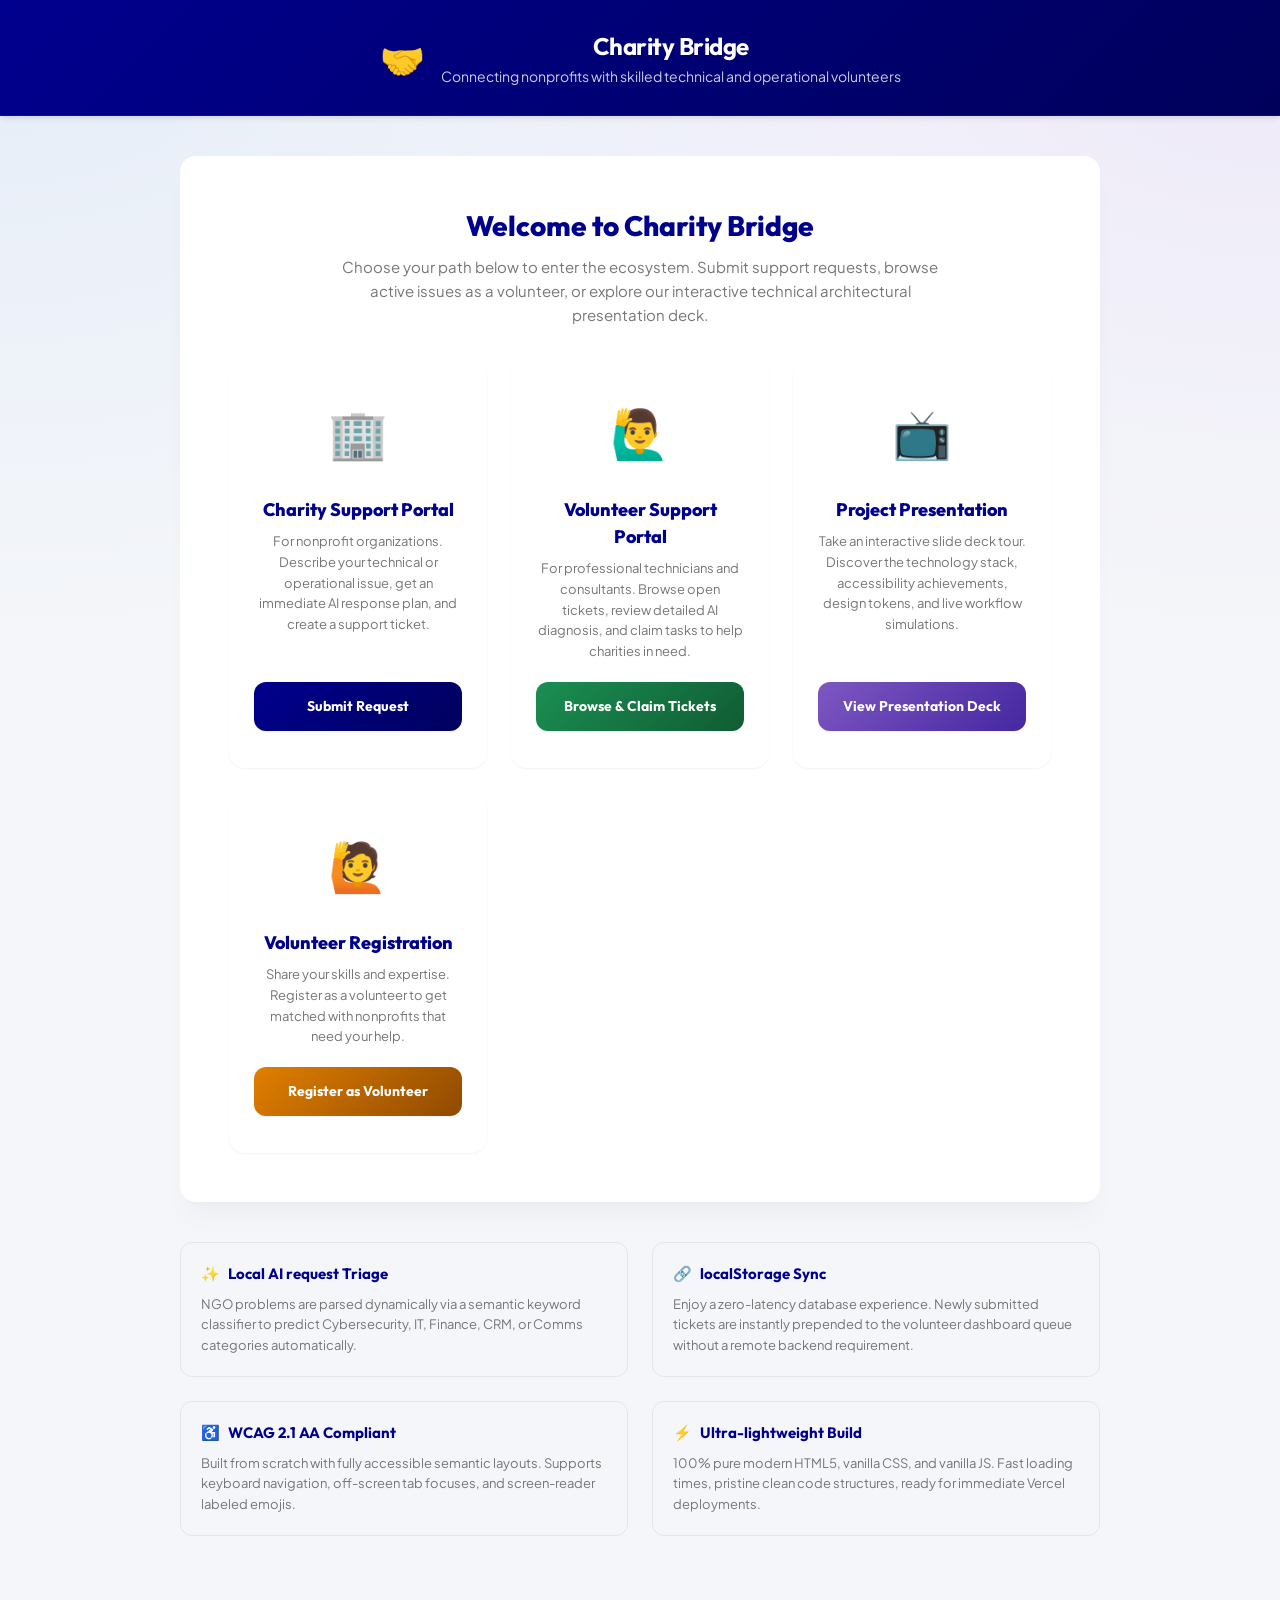
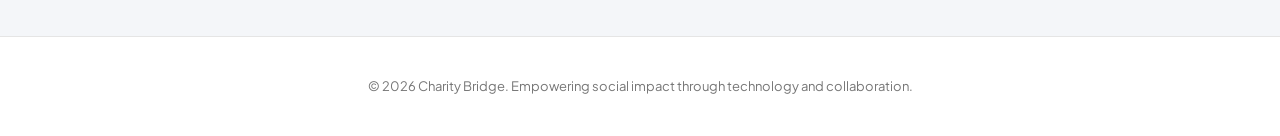
<file: index.html>
<!DOCTYPE html>
<html lang="en">
<head>
  <meta charset="UTF-8" />
  <meta name="viewport" content="width=device-width, initial-scale=1.0"/>
  
  <!-- SEO Primary Meta Tags -->
  <title>Charity Bridge - Connect & Support Nonprofits</title>
  <meta name="description" content="Welcome to Charity Bridge. A dual-portal platform bridging tech/admin volunteers with nonprofits in need. Experience instant local AI request categorization and localStorage synchronization." />
  <meta name="keywords" content="nonprofit aid, volunteer platform, tech for social good, local AI matching, Vercel app, Charity Bridge" />
  
  <!-- Open Graph / Facebook -->
  <meta property="og:type" content="website" />
  <meta property="og:title" content="Charity Bridge - Connect & Support Nonprofits" />
  <meta property="og:description" content="Welcome to Charity Bridge. A dual-portal platform bridging tech/admin volunteers with nonprofits in need." />
  
  <link rel="stylesheet" href="style.css" />
</head>
<body>

<header style="justify-content: center; text-align: center;">
  <div class="logo"><span role="img" aria-label="handshake and heart">🤝</span></div>
  <div>
    <h1>Charity Bridge</h1>
    <p>Connecting nonprofits with skilled technical and operational volunteers</p>
  </div>
</header>

<main class="container" style="max-width: 960px;">
  
  <div class="card" style="text-align: center; margin-bottom: 40px; padding: 48px;">
    <h2 style="font-family: var(--font-family-headings); font-size: 28px; font-weight: 800; color: var(--bg-header-start); margin-bottom: 8px;">
      Welcome to Charity Bridge
    </h2>
    <p style="color: var(--color-text-muted); font-size: 15px; max-width: 620px; margin: 0 auto 32px; line-height: 1.6;">
      Choose your path below to enter the ecosystem. Submit support requests, browse active issues as a volunteer, or explore our interactive technical architectural presentation deck.
    </p>
    
    <div class="splash-grid">
      
      <!-- Option 1: NGO Portal -->
      <a href="NGO Portal.html" class="splash-card" aria-label="Enter NGO Support Portal">
        <div class="splash-card-icon"><span role="img" aria-label="charity organization">🏢</span></div>
        <div>
          <h3>Charity Support Portal</h3>
          <p style="margin-top: 8px;">
            For nonprofit organizations. Describe your technical or operational issue, get an immediate AI response plan, and create a support ticket.
          </p>
        </div>
        <div class="btn-apply" style="background: linear-gradient(135deg, var(--color-primary), var(--color-primary-dark)); width: 100%;">
          Submit Request
        </div>
      </a>
      
      <!-- Option 2: Volunteer Portal -->
      <a href="volunteer.html" class="splash-card" aria-label="Enter Volunteer Portal">
        <div class="splash-card-icon"><span role="img" aria-label="volunteer heart">🙋‍♂️</span></div>
        <div>
          <h3>Volunteer Support Portal</h3>
          <p style="margin-top: 8px;">
            For professional technicians and consultants. Browse open tickets, review detailed AI diagnosis, and claim tasks to help charities in need.
          </p>
        </div>
        <div class="btn-apply" style="background: linear-gradient(135deg, var(--color-success-accent), var(--color-success-text)); width: 100%;">
          Browse & Claim Tickets
        </div>
      </a>
      
      <!-- Option 3: Slide Presentation Deck -->
      <a href="presentation.html" class="splash-card" aria-label="Explore Project Presentation Slides">
        <div class="splash-card-icon"><span role="img" aria-label="projection screen">📺</span></div>
        <div>
          <h3>Project Presentation</h3>
          <p style="margin-top: 8px;">
            Take an interactive slide deck tour. Discover the technology stack, accessibility achievements, design tokens, and live workflow simulations.
          </p>
        </div>
        <div class="btn-apply" style="background: linear-gradient(135deg, var(--color-critical-accent), var(--color-critical-text)); width: 100%;">
          View Presentation Deck
        </div>
      </a>
      
      <!-- Option 4: Volunteer Registration -->
      <a href="register.html" class="splash-card" aria-label="Register as a Volunteer">
        <div class="splash-card-icon"><span role="img" aria-label="person raising hand">🙋</span></div>
        <div>
          <h3>Volunteer Registration</h3>
          <p style="margin-top: 8px;">
            Share your skills and expertise. Register as a volunteer to get matched with nonprofits that need your help.
          </p>
        </div>
        <div class="btn-apply" style="background: linear-gradient(135deg, var(--color-warning-accent), var(--color-warning-text)); width: 100%;">
          Register as Volunteer
        </div>
      </a>
      
    </div>
  </div>
  
  <!-- Features Section -->
  <section class="presentation-grid" aria-label="Ecosystem Core Features" style="margin-top: 24px;">
    
    <div class="presentation-col-card">
      <h4><span role="img" aria-label="sparkles">✨</span> Local AI request Triage</h4>
      <p>NGO problems are parsed dynamically via a semantic keyword classifier to predict Cybersecurity, IT, Finance, CRM, or Comms categories automatically.</p>
    </div>
    
    <div class="presentation-col-card">
      <h4><span role="img" aria-label="storage sync link">🔗</span> localStorage Sync</h4>
      <p>Enjoy a zero-latency database experience. Newly submitted tickets are instantly prepended to the volunteer dashboard queue without a remote backend requirement.</p>
    </div>
    
    <div class="presentation-col-card" style="grid-column: span 1;">
      <h4><span role="img" aria-label="wheelchair accessibility">♿</span> WCAG 2.1 AA Compliant</h4>
      <p>Built from scratch with fully accessible semantic layouts. Supports keyboard navigation, off-screen tab focuses, and screen-reader labeled emojis.</p>
    </div>
    
    <div class="presentation-col-card" style="grid-column: span 1;">
      <h4><span role="img" aria-label="lightning speed">⚡</span> Ultra-lightweight Build</h4>
      <p>100% pure modern HTML5, vanilla CSS, and vanilla JS. Fast loading times, pristine clean code structures, ready for immediate Vercel deployments.</p>
    </div>
    
  </section>
  
</main>

<footer style="text-align: center; padding: 40px 20px; color: var(--color-text-muted); font-size: 13px; border-top: 1px solid var(--border-color); background: white;">
  <p>© 2026 Charity Bridge. Empowering social impact through technology and collaboration.</p>
</footer>

</body>
</html>
</file>
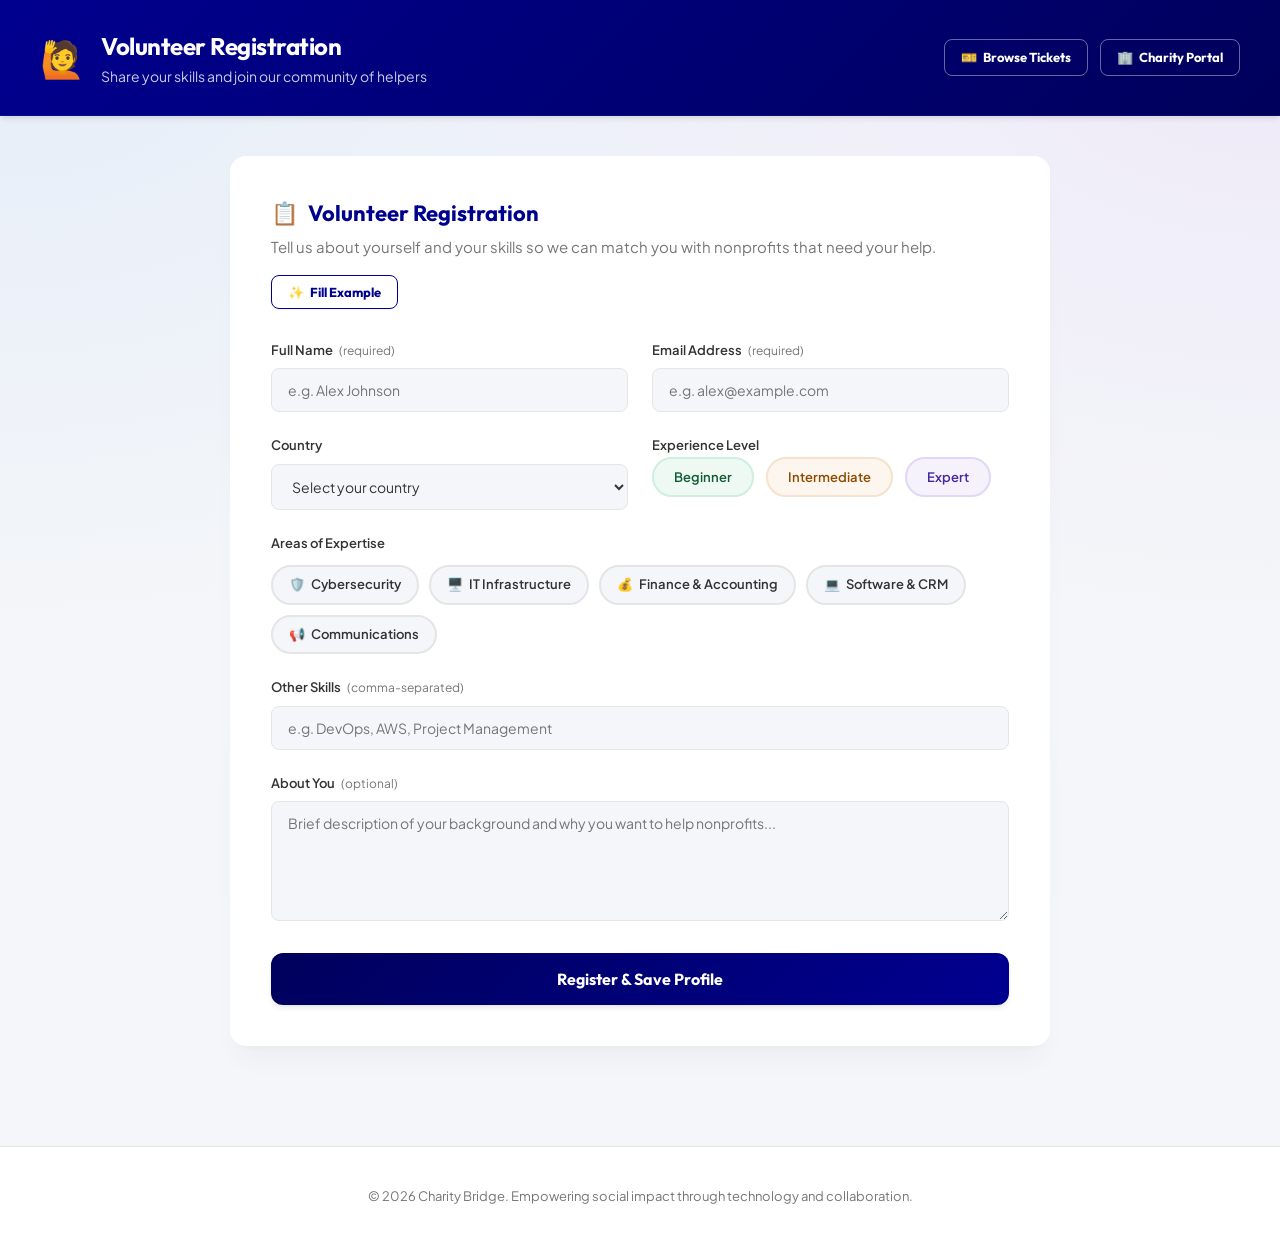
<file: register.html>
<!DOCTYPE html>
<html lang="en">
<head>
  <meta charset="UTF-8" />
  <meta name="viewport" content="width=device-width, initial-scale=1.0"/>
  
  <!-- SEO Primary Meta Tags -->
  <title>Volunteer Registration - Charity Bridge</title>
  <meta name="description" content="Register as a volunteer on Charity Bridge. Share your skills, experience, and availability to help nonprofits with their technical and operational challenges." />
  <meta name="keywords" content="volunteer registration, nonprofit volunteer, tech volunteer, charity help, skills donation, Charity Bridge" />
  
  <!-- Open Graph / Facebook -->
  <meta property="og:type" content="website" />
  <meta property="og:title" content="Volunteer Registration - Charity Bridge" />
  <meta property="og:description" content="Register as a volunteer and share your skills to help nonprofits in need." />
  
  <link rel="stylesheet" href="style.css" />
</head>
<body>

<header>
  <div class="logo"><span role="img" aria-label="person raising hand">🙋</span></div>
  <div style="flex-grow: 1;">
    <h1>Volunteer Registration</h1>
    <p>Share your skills and join our community of helpers</p>
  </div>
  <div id="volunteer-session-badge" style="display: none; align-items: center; gap: 8px; margin-right: 12px;"></div>
  <div style="display: flex; gap: 12px;">
    <a href="volunteer.html" class="btn-demo" style="text-decoration: none; border-color: rgba(255,255,255,0.4); background: transparent; color: white;">
      <span role="img" aria-label="ticket">🎫</span> Browse Tickets
    </a>
    <a href="NGO Portal.html" class="btn-demo" style="text-decoration: none; border-color: rgba(255,255,255,0.4); background: transparent; color: white;">
      <span role="img" aria-label="charity">🏢</span> Charity Portal
    </a>
  </div>
</header>

<main class="container">

  <!-- Registration Form Section -->
  <div id="registration-form-section">
    <div class="card">
      <div style="display: flex; justify-content: space-between; align-items: flex-start; margin-bottom: 32px; flex-wrap: wrap; gap: 16px;">
        <div>
          <div class="card-title"><span role="img" aria-label="clipboard">📋</span> Volunteer Registration</div>
          <p class="card-subtitle" style="margin-bottom: 0;">
            Tell us about yourself and your skills so we can match you with nonprofits that need your help.
          </p>
        </div>
        <button class="btn-demo" onclick="fillRegistrationDemo()">
          <span role="img" aria-label="sparkles">✨</span> Fill Example
        </button>
      </div>

      <div class="form-grid">
        <!-- Full Name -->
        <div class="form-group">
          <label for="reg-name">Full Name <span class="optional">(required)</span></label>
          <input type="text" id="reg-name" placeholder="e.g. Alex Johnson" autocomplete="name" />
          <span class="error-message" id="error-reg-name"></span>
        </div>

        <!-- Email -->
        <div class="form-group">
          <label for="reg-email">Email Address <span class="optional">(required)</span></label>
          <input type="email" id="reg-email" placeholder="e.g. alex@example.com" autocomplete="email" />
          <span class="error-message" id="error-reg-email"></span>
        </div>

        <!-- Country -->
        <div class="form-group">
          <label for="reg-country">Country</label>
          <select id="reg-country">
            <option value="">Select your country</option>
            <option value="United States">United States</option>
            <option value="Canada">Canada</option>
            <option value="United Kingdom">United Kingdom</option>
            <option value="Australia">Australia</option>
            <option value="Germany">Germany</option>
            <option value="France">France</option>
            <option value="India">India</option>
            <option value="Brazil">Brazil</option>
            <option value="Japan">Japan</option>
            <option value="Netherlands">Netherlands</option>
            <option value="Sweden">Sweden</option>
            <option value="Singapore">Singapore</option>
            <option value="Other">Other</option>
          </select>
        </div>

        <!-- Experience Level -->
        <div class="form-group">
          <label>Experience Level</label>
          <div class="urgency-group">
            <div class="urgency-option">
              <input type="radio" name="experience" value="beginner" id="exp-beginner" class="sr-only urgency-option" />
              <label for="exp-beginner" class="urgency-label" style="background: var(--color-success-bg); border-color: var(--color-success-border); color: var(--color-success-text);">
                Beginner
              </label>
            </div>
            <div class="urgency-option">
              <input type="radio" name="experience" value="intermediate" id="exp-intermediate" class="sr-only urgency-option" />
              <label for="exp-intermediate" class="urgency-label" style="background: var(--color-warning-bg); border-color: var(--color-warning-border); color: var(--color-warning-text);">
                Intermediate
              </label>
            </div>
            <div class="urgency-option">
              <input type="radio" name="experience" value="expert" id="exp-expert" class="sr-only urgency-option" />
              <label for="exp-expert" class="urgency-label" style="background: var(--color-critical-bg); border-color: var(--color-critical-border); color: var(--color-critical-text);">
                Expert
              </label>
            </div>
          </div>
        </div>

        <!-- Skills -->
        <div class="form-group full-width">
          <label>Areas of Expertise</label>
          <div class="skills-select-grid">
            <label class="skill-checkbox-label">
              <input type="checkbox" name="skills" value="cybersecurity" class="sr-only" />
              <span class="skill-pill-selectable"><span role="img" aria-label="shield">🛡️</span> Cybersecurity</span>
            </label>
            <label class="skill-checkbox-label">
              <input type="checkbox" name="skills" value="it-infrastructure" class="sr-only" />
              <span class="skill-pill-selectable"><span role="img" aria-label="server">🖥️</span> IT Infrastructure</span>
            </label>
            <label class="skill-checkbox-label">
              <input type="checkbox" name="skills" value="finance" class="sr-only" />
              <span class="skill-pill-selectable"><span role="img" aria-label="money">💰</span> Finance & Accounting</span>
            </label>
            <label class="skill-checkbox-label">
              <input type="checkbox" name="skills" value="software" class="sr-only" />
              <span class="skill-pill-selectable"><span role="img" aria-label="code">💻</span> Software & CRM</span>
            </label>
            <label class="skill-checkbox-label">
              <input type="checkbox" name="skills" value="communications" class="sr-only" />
              <span class="skill-pill-selectable"><span role="img" aria-label="megaphone">📢</span> Communications</span>
            </label>
          </div>
        </div>

        <!-- Custom Skills -->
        <div class="form-group full-width">
          <label for="reg-custom-skills">Other Skills <span class="optional">(comma-separated)</span></label>
          <input type="text" id="reg-custom-skills" placeholder="e.g. DevOps, AWS, Project Management" />
        </div>

        <!-- Bio -->
        <div class="form-group full-width">
          <label for="reg-bio">About You <span class="optional">(optional)</span></label>
          <textarea id="reg-bio" rows="4" placeholder="Brief description of your background and why you want to help nonprofits..."></textarea>
        </div>
      </div>

      <button id="register-btn" class="btn-analyze" onclick="registerVolunteer()">
        <span id="reg-spinner" class="spinner"></span>
        <span id="reg-btn-text">Register & Save Profile</span>
      </button>
    </div>
  </div>

  <!-- Profile View Section (hidden by default) -->
  <div id="profile-view-section" style="display: none;">
    <div class="card">
      <div style="display: flex; justify-content: space-between; align-items: center; margin-bottom: 28px;">
        <div class="card-title" style="margin-bottom: 0;"><span role="img" aria-label="person">👤</span> Your Volunteer Profile</div>
        <div style="display: flex; gap: 8px;">
          <button class="btn-demo" onclick="editProfile()">
            <span role="img" aria-label="pencil">✏️</span> Edit
          </button>
          <button class="btn-demo" onclick="logoutVolunteer()" style="color: var(--color-danger-accent); border-color: var(--color-danger-border);">
            <span role="img" aria-label="logout">🚪</span> Sign Out
          </button>
        </div>
      </div>
      <div id="profile-content"></div>
    </div>
  </div>

</main>

<footer style="text-align: center; padding: 40px 20px; color: var(--color-text-muted); font-size: 13px; border-top: 1px solid var(--border-color); background: white;">
  <p>&copy; 2026 Charity Bridge. Empowering social impact through technology and collaboration.</p>
</footer>

</body>
</html>
</file>
<file: style.css>
@import url('https://fonts.googleapis.com/css2?family=Outfit:wght@300;400;500;600;700;800&family=Plus+Jakarta+Sans:wght@300;400;500;600;700;800&display=swap');

:root {
  /* Core Colors - Official AXA Design System Palette */
  --bg-primary: #f4f6f9; /* AXA Light Gray Background */
  --bg-card: #ffffff;
  --bg-header-start: #00008F; /* AXA Corporate Blue */
  --bg-header-end: #00005B; /* AXA Deep Navy */
  
  --color-primary: #00008F; /* AXA Blue */
  --color-primary-dark: #00005C; /* Darker AXA Blue */
  --color-primary-light: #F0F2FB; /* Light AXA Blue Tint */
  --color-primary-border: #CCD2FC; /* Soft AXA Blue Border */
  
  --color-text-main: #1C1C1C; /* AXA Slate Dark Text */
  --color-text-muted: #767676; /* AXA Gray Muted Text */
  --color-text-dark: #333333; /* AXA Neutral Charcoal */
  
  /* Feedback Colors - Low Urgency / Success (AXA Green) */
  --color-success-bg: #EEF9F3; /* Soft AXA Green Tint */
  --color-success-border: #CEEFE0; 
  --color-success-text: #105C33; /* Dark green for text contrast */
  --color-success-accent: #1A8F53; /* AXA Green */
  
  /* Feedback Colors - Medium Urgency / Alert (AXA Orange) */
  --color-warning-bg: #FCF6EE; /* Soft AXA Orange Tint */
  --color-warning-border: #F6E3CE; 
  --color-warning-text: #8F4A00; /* Dark orange for text contrast */
  --color-warning-accent: #E17F00; /* AXA Orange */
  
  /* Feedback Colors - High Urgency / Danger (AXA Coral / Red) */
  --color-danger-bg: #FDF1EF; /* Soft AXA Coral Tint */
  --color-danger-border: #FCD7D1; 
  --color-danger-text: #A63625; /* Dark coral for text contrast */
  --color-danger-accent: #F07662; /* AXA Coral Action Accent */
  
  /* Feedback Colors - Critical Urgency / Indigo (AXA Indigo/Purple) */
  --color-critical-bg: #F5F2FC; /* Soft AXA Indigo Tint */
  --color-critical-border: #E1D8F5; 
  --color-critical-text: #4527A0; /* Dark purple for text contrast */
  --color-critical-accent: #7E57C2; /* AXA Purple */
  
  /* Borders and Form Elements */
  --border-color: #E5E5E5; /* AXA Border Gray */
  --border-color-focus: #00008F; /* Focus AXA Blue */
  --bg-input: #F4F6F9;
  
  /* Shadows */
  --shadow-sm: 0 1px 2px 0 rgb(0 0 0 / 0.05);
  --shadow-md: 0 4px 6px -1px rgb(0 0 0 / 0.08), 0 2px 4px -2px rgb(0 0 0 / 0.08);
  --shadow-lg: 0 10px 15px -3px rgb(0 0 0 / 0.08), 0 4px 6px -4px rgb(0 0 0 / 0.08);
  --shadow-premium: 0 20px 25px -5px rgb(0 0 0 / 0.03), 0 8px 10px -6px rgb(0 0 0 / 0.03);
  
  /* Transitions */
  --transition-normal: all 0.25s cubic-bezier(0.4, 0, 0.2, 1);
  --transition-fast: all 0.15s cubic-bezier(0.4, 0, 0.2, 1);
  
  /* Fonts */
  --font-family-headings: 'Outfit', 'Segoe UI', sans-serif;
  --font-family-body: 'Plus Jakarta Sans', 'Segoe UI', sans-serif;
  
  /* Border Radius */
  --radius-sm: 8px;
  --radius-md: 12px;
  --radius-lg: 16px;
  --radius-full: 9999px;
}


/* ==========================================================================
   Sleek Dark Mode Auto-Detection
   ========================================================================== */
@media (prefers-color-scheme: dark) {
  :root {
    --bg-primary: #0a0e1a;
    --bg-card: #141b2d;
    --bg-header-start: #111144;
    --bg-header-end: #0a0a2c;
    
    --color-text-main: #f1f5f9;
    --color-text-muted: #94a3b8;
    --color-text-dark: #e2e8f0;
    
    --border-color: rgba(255, 255, 255, 0.1);
    --bg-input: #1e293b;
    --border-color-focus: #818cf8;
    
    --color-primary: #818cf8;
    --color-primary-dark: #6366f1;
    --color-primary-light: rgba(129, 140, 248, 0.12);
    --color-primary-border: rgba(129, 140, 248, 0.3);
    
    --shadow-premium: 0 20px 25px -5px rgba(0, 0, 0, 0.5), 0 8px 10px -6px rgba(0, 0, 0, 0.4);
    --shadow-md: 0 4px 6px -1px rgba(0, 0, 0, 0.4);
    
    --color-success-bg: rgba(22, 163, 74, 0.12);
    --color-success-border: rgba(22, 163, 74, 0.3);
    --color-success-text: #4ade80;
    
    --color-warning-bg: rgba(217, 119, 6, 0.12);
    --color-warning-border: rgba(217, 119, 6, 0.3);
    --color-warning-text: #fbbf24;
    
    --color-danger-bg: rgba(255, 23, 33, 0.12);
    --color-danger-border: rgba(255, 23, 33, 0.3);
    --color-danger-text: #ff6b76;
    --color-danger-accent: #ff1721;
    
    --color-critical-bg: rgba(147, 51, 234, 0.12);
    --color-critical-border: rgba(147, 51, 234, 0.3);
    --color-critical-text: #c084fc;
  }

  body {
    background: 
      radial-gradient(at 0% 0%, rgba(129, 140, 248, 0.06) 0px, transparent 50%),
      radial-gradient(at 100% 0%, rgba(192, 132, 252, 0.06) 0px, transparent 50%),
      radial-gradient(at 50% 100%, rgba(74, 222, 128, 0.03) 0px, transparent 50%),
      var(--bg-primary);
  }

  .card {
    border-color: rgba(255, 255, 255, 0.08);
    backdrop-filter: none;
    -webkit-backdrop-filter: none;
  }

  input, select, textarea {
    color: #f1f5f9;
  }
  
  input:focus, select:focus, textarea:focus {
    background: #1e293b;
  }
  
  .filter-btn {
    background: #0f172a !important;
    color: var(--color-text-dark) !important;
    border-color: var(--border-color) !important;
  }
  
  .filter-btn.active {
    background: var(--color-primary) !important;
    color: white !important;
    border-color: var(--color-primary) !important;
  }
  
  .ticket-feed-card {
    background: rgba(15, 23, 42, 0.6) !important;
  }
  
  .ticket-feed-card.active {
    background: rgba(59, 130, 246, 0.12) !important;
    border-color: var(--color-primary) !important;
  }
  
  .detail-contact-box {
    background: rgba(30, 41, 59, 0.7) !important;
  }
  
  .info-block {
    background: rgba(30, 41, 59, 0.7) !important;
  }
  
  .detail-contact-box {
    background: rgba(30, 41, 59, 0.5) !important;
  }
  
  .card-title {
    color: #818cf8 !important;
  }
  
  .results-header h2 {
    color: #818cf8 !important;
  }
  
  .info-block {
    background: rgba(30, 41, 59, 0.7) !important;
  }
  
  .info-block p, .info-block li {
    color: #cbd5e1 !important;
  }
  
  .selfhelp-block {
    background: rgba(30, 41, 59, 0.7) !important;
  }
  
  .ticket-block {
    background: rgba(30, 41, 59, 0.7) !important;
  }
  
  .ticket-id-box {
    background: #1e293b !important;
    border-color: var(--border-color) !important;
  }
  
  .ticket-id-box .ticket-id {
    color: #818cf8 !important;
  }
  
  .resource-card {
    background: #1e293b !important;
    border-color: rgba(255,255,255,0.1) !important;
  }
  
  .resource-card h5 {
    color: #f1f5f9 !important;
  }
  
  .volunteer-card {
    background: #1e293b !important;
    border-color: rgba(255,255,255,0.08) !important;
  }
  
  .volunteer-card:hover {
    border-color: var(--color-primary-border) !important;
  }
  
  .volunteer-info h5 {
    color: #f1f5f9 !important;
  }
  
  .ticket-block h4 {
    color: #818cf8 !important;
  }
  
  .btn-demo {
    background: #1e293b !important;
    color: #818cf8 !important;
    border-color: rgba(129, 140, 248, 0.3) !important;
  }
  
  .btn-demo:hover {
    background: rgba(129, 140, 248, 0.1) !important;
    color: #a5b4fc !important;
    border-color: #818cf8 !important;
  }
  
  .presentation-col-card {
    background: rgba(15, 23, 42, 0.6) !important;
  }

  .stat-number, .feed-title, .ticket-feed-ngo {
    color: #818cf8 !important;
  }

  .splash-card h3 {
    color: #818cf8 !important;
  }

  .detail-section-title, .modal-ngo-name {
    color: #818cf8 !important;
  }

  .urgency-label {
    border-color: rgba(255,255,255,0.15);
    color: #e2e8f0;
  }

  .urgency-label:hover {
    background: rgba(255,255,255,0.05);
  }

  .slide-title, .presentation-col-card h4 {
    color: #818cf8 !important;
  }

  .slide-btn {
    background: #1e293b;
    border-color: rgba(255,255,255,0.12);
    color: #e2e8f0;
  }

  .slide-btn:hover:not(:disabled) {
    background: rgba(255,255,255,0.08);
  }

  .slide-progress {
    background: rgba(255,255,255,0.1);
  }

  .splash-card {
    border-color: rgba(255,255,255,0.08);
  }

  .presentation-highlight {
    background: linear-gradient(135deg, #818cf8 0%, #a78bfa 50%, #c084fc 100%);
    -webkit-background-clip: text;
    -webkit-text-fill-color: transparent;
  }

  .flowchart-node {
    background: #1e293b !important;
    color: #e2e8f0 !important;
  }
}

* {
  box-sizing: border-box;
  margin: 0;
  padding: 0;
}

body {
  font-family: var(--font-family-body);
  background: 
    radial-gradient(at 0% 0%, rgba(59, 130, 246, 0.08) 0px, transparent 50%),
    radial-gradient(at 100% 0%, rgba(168, 85, 247, 0.08) 0px, transparent 50%),
    radial-gradient(at 50% 100%, rgba(34, 197, 94, 0.04) 0px, transparent 50%),
    var(--bg-primary);
  background-attachment: fixed;
  color: var(--color-text-main);
  min-height: 100vh;
  line-height: 1.5;
}


header {
  background: linear-gradient(135deg, var(--bg-header-start) 0%, var(--bg-header-end) 100%);
  color: white;
  padding: 28px 40px;
  display: flex;
  align-items: center;
  gap: 16px;
  box-shadow: var(--shadow-md);
  border-bottom: 1px solid rgba(255, 255, 255, 0.05);
}

header .logo {
  font-size: 36px;
}

header h1 {
  font-family: var(--font-family-headings);
  font-size: 24px;
  font-weight: 700;
  letter-spacing: -0.5px;
}

header p {
  font-size: 14px;
  opacity: 0.8;
  margin-top: 2px;
}

.container {
  max-width: 860px;
  margin: 40px auto;
  padding: 0 20px 60px;
}

/* Wider container for split-layout pages (Volunteer Portal) */
.vol-container {
  max-width: 1120px;
}

.card {
  background: var(--bg-card);
  backdrop-filter: blur(16px);
  -webkit-backdrop-filter: blur(16px);
  border-radius: var(--radius-lg);
  padding: 40px;
  box-shadow: var(--shadow-premium);
  border: 1px solid rgba(255, 255, 255, 0.4);
}

.card-title {
  font-family: var(--font-family-headings);
  font-size: 22px;
  font-weight: 700;
  color: var(--bg-header-start);
  margin-bottom: 6px;
  display: flex;
  align-items: center;
  gap: 10px;
}

.card-subtitle {
  font-size: 15px;
  color: var(--color-text-muted);
  margin-bottom: 32px;
}

.form-grid {
  display: grid;
  grid-template-columns: 1fr 1fr;
  gap: 24px;
}

.form-group {
  display: flex;
  flex-direction: column;
  gap: 8px;
}

.form-group.full-width {
  grid-column: 1 / -1;
}

label {
  font-size: 13px;
  font-weight: 600;
  color: var(--color-text-dark);
}

label .optional {
  font-weight: 400;
  color: var(--color-text-muted);
  font-size: 12px;
  margin-left: 4px;
}

input, select, textarea {
  padding: 12px 16px;
  border: 1.5px solid var(--border-color);
  border-radius: var(--radius-sm);
  font-family: var(--font-family-body);
  font-size: 14px;
  color: var(--color-text-dark);
  background: var(--bg-input);
  transition: var(--transition-normal);
  outline: none;
}

input:focus, select:focus, textarea:focus {
  border-color: var(--border-color-focus);
  box-shadow: 0 0 0 4px rgba(59, 130, 246, 0.15);
  background: white;
}

textarea {
  resize: vertical;
  min-height: 120px;
}

.urgency-group {
  display: flex;
  gap: 12px;
  flex-wrap: wrap;
}

.urgency-option {
  /* Visually hidden by default in the HTML via the sr-only class */
}

.urgency-label {
  padding: 10px 20px;
  border-radius: var(--radius-full);
  border: 2px solid var(--border-color);
  font-size: 13px;
  font-weight: 600;
  cursor: pointer;
  transition: var(--transition-fast);
  user-select: none;
}

.urgency-label:hover {
  background: var(--bg-input);
  border-color: var(--color-text-muted);
}

.urgency-option[value="low"]:checked + .urgency-label {
  background: var(--color-success-bg);
  border-color: var(--color-success-accent);
  color: var(--color-success-text);
}

.urgency-option[value="medium"]:checked + .urgency-label {
  background: var(--color-warning-bg);
  border-color: var(--color-warning-accent);
  color: var(--color-warning-text);
}

.urgency-option[value="high"]:checked + .urgency-label {
  background: var(--color-danger-bg);
  border-color: var(--color-danger-accent);
  color: var(--color-danger-text);
}

.urgency-option[value="critical"]:checked + .urgency-label {
  background: var(--color-critical-bg);
  border-color: var(--color-critical-accent);
  color: var(--color-critical-text);
}

/* Accessible visual hiding (sr-only) for keyboard navigation */
.sr-only {
  position: absolute;
  width: 1px;
  height: 1px;
  padding: 0;
  margin: -1px;
  overflow: hidden;
  clip: rect(0, 0, 0, 0);
  white-space: nowrap;
  border: 0;
}

/* Keyboard focus-visible navigation styling */
.urgency-option:focus-visible + .urgency-label {
  box-shadow: 0 0 0 3px rgba(59, 130, 246, 0.4);
  outline: 2px solid var(--color-primary);
}

.btn-analyze {
  margin-top: 32px;
  width: 100%;
  padding: 16px;
  background: linear-gradient(135deg, var(--color-primary-dark) 0%, var(--bg-header-start) 50%, var(--color-primary) 100%);
  background-size: 200% auto;
  color: white;
  border: none;
  border-radius: var(--radius-md);
  font-family: var(--font-family-headings);
  font-size: 16px;
  font-weight: 700;
  cursor: pointer;
  display: flex;
  align-items: center;
  justify-content: center;
  gap: 10px;
  transition: var(--transition-normal);
  box-shadow: var(--shadow-md);
}

.btn-analyze:hover {
  background-position: right center;
  transform: translateY(-2px);
  box-shadow: var(--shadow-lg);
}

.btn-analyze:active {
  transform: translateY(0);
}

.btn-analyze:disabled {
  opacity: 0.6;
  cursor: not-allowed;
  transform: none;
  box-shadow: none;
}

.spinner {
  width: 18px;
  height: 18px;
  border: 3px solid rgba(255, 255, 255, 0.4);
  border-top-color: white;
  border-radius: 50%;
  animation: spin 0.7s linear infinite;
  display: none;
}

@keyframes spin {
  to { transform: rotate(360deg); }
}

.divider {
  border: none;
  border-top: 1px solid var(--border-color);
  margin: 36px 0;
}

#ai-results {
  display: none;
  animation: fadeIn 0.5s cubic-bezier(0.16, 1, 0.3, 1);
}

@keyframes fadeIn {
  from { opacity: 0; transform: translateY(16px); }
  to   { opacity: 1; transform: translateY(0); }
}

.results-header {
  display: flex;
  align-items: center;
  gap: 12px;
  margin-bottom: 24px;
}

.results-header h2 {
  font-family: var(--font-family-headings);
  font-size: 20px;
  font-weight: 700;
  color: var(--bg-header-start);
}

.ai-badge {
  background: linear-gradient(135deg, #6366f1, #8b5cf6);
  color: white;
  font-size: 11px;
  font-weight: 700;
  padding: 4px 12px;
  border-radius: var(--radius-full);
  letter-spacing: 0.5px;
  box-shadow: 0 2px 4px rgba(139, 92, 246, 0.2);
}

.tags-row {
  display: flex;
  flex-wrap: wrap;
  gap: 12px;
  margin-bottom: 24px;
}

.tag {
  display: flex;
  align-items: center;
  gap: 8px;
  padding: 8px 16px;
  border-radius: var(--radius-sm);
  font-size: 13px;
  font-weight: 600;
}

.tag-category {
  background: var(--color-primary-light);
  color: var(--color-primary-dark);
  border: 1px solid rgba(59, 130, 246, 0.2);
}

.tag-urgency {
  background: var(--color-danger-bg);
  color: var(--color-danger-text);
  border: 1px solid var(--color-danger-border);
}

.tag-risk {
  background: var(--color-warning-bg);
  color: var(--color-warning-text);
  border: 1px solid var(--color-warning-border);
}

.tag-action {
  background: var(--color-success-bg);
  color: var(--color-success-text);
  border: 1px solid var(--color-success-border);
}

.info-block {
  background: var(--bg-input);
  border-left: 4px solid var(--color-primary);
  border-radius: 0 var(--radius-sm) var(--radius-sm) 0;
  padding: 18px 20px;
  margin-bottom: 20px;
  border: 1px solid var(--border-color);
  border-left-width: 4px;
}

.info-block h4 {
  font-family: var(--font-family-headings);
  font-size: 13px;
  font-weight: 700;
  color: var(--color-text-dark);
  margin-bottom: 10px;
  text-transform: uppercase;
  letter-spacing: 0.5px;
}

.info-block p, .info-block li {
  font-size: 14px;
  color: #475569;
  line-height: 1.6;
}

.info-block ul {
  padding-left: 20px;
}

.skills-list {
  display: flex;
  flex-wrap: wrap;
  gap: 10px;
  margin-top: 8px;
}

.skill-pill {
  background: var(--color-critical-bg);
  color: var(--color-critical-text);
  border: 1px solid var(--color-critical-border);
  padding: 6px 14px;
  border-radius: var(--radius-full);
  font-size: 13px;
  font-weight: 600;
  transition: var(--transition-fast);
}

.skill-pill:hover {
  transform: translateY(-1px);
  box-shadow: var(--shadow-sm);
}

.selfhelp-block {
  background: var(--color-success-bg);
  border: 1.5px solid var(--color-success-border);
  border-radius: var(--radius-md);
  padding: 24px;
  margin-bottom: 20px;
}

.selfhelp-block h4 {
  color: var(--color-success-text);
  font-family: var(--font-family-headings);
  font-size: 16px;
  font-weight: 700;
  margin-bottom: 14px;
  display: flex;
  align-items: center;
  gap: 8px;
}

.resource-card {
  background: white;
  border-radius: var(--radius-sm);
  padding: 16px 20px;
  display: flex;
  align-items: center;
  gap: 16px;
  border: 1px solid var(--color-success-border);
  cursor: pointer;
  transition: var(--transition-normal);
}

.resource-card:hover {
  box-shadow: var(--shadow-md);
  transform: translateY(-2px);
  border-color: var(--color-success-accent);
}

.resource-icon {
  font-size: 32px;
  flex-shrink: 0;
}

.resource-card h5 {
  font-family: var(--font-family-headings);
  font-size: 15px;
  font-weight: 700;
  color: var(--color-text-main);
}

.resource-card p {
  font-size: 13px;
  color: var(--color-text-muted);
  margin-top: 3px;
}

.ticket-block {
  background: linear-gradient(135deg, var(--color-primary-light), var(--color-critical-bg));
  border: 1.5px solid var(--color-primary-border);
  border-radius: var(--radius-md);
  padding: 24px;
  margin-bottom: 20px;
}

.ticket-block h4 {
  color: var(--color-primary-dark);
  font-family: var(--font-family-headings);
  font-size: 16px;
  font-weight: 700;
  margin-bottom: 16px;
  display: flex;
  align-items: center;
  gap: 8px;
}

.ticket-id-box {
  background: white;
  border-radius: var(--radius-sm);
  padding: 16px 20px;
  display: flex;
  align-items: center;
  justify-content: space-between;
  border: 1px solid var(--color-primary-border);
  margin-bottom: 16px;
  box-shadow: var(--shadow-sm);
}

.ticket-id-box .label {
  font-size: 11px;
  color: var(--color-text-muted);
  font-weight: 600;
  text-transform: uppercase;
  letter-spacing: 0.5px;
}

.ticket-id-box .ticket-id {
  font-size: 20px;
  font-weight: 800;
  color: var(--color-primary-dark);
  letter-spacing: 1px;
}

.ticket-status {
  display: inline-flex;
  align-items: center;
  gap: 8px;
  background: var(--color-success-bg);
  color: var(--color-success-text);
  padding: 6px 14px;
  border-radius: var(--radius-full);
  font-size: 12px;
  font-weight: 700;
  border: 1px solid var(--color-success-border);
}

.status-dot {
  width: 8px;
  height: 8px;
  background: var(--color-success-accent);
  border-radius: 50%;
  animation: pulse 1.8s infinite;
}

@keyframes pulse {
  0%, 100% { opacity: 1; transform: scale(1); }
  50% { opacity: 0.3; transform: scale(1.15); }
}

.volunteers-title {
  font-family: var(--font-family-headings);
  font-size: 13px;
  font-weight: 700;
  color: var(--color-text-dark);
  margin-bottom: 12px;
  text-transform: uppercase;
  letter-spacing: 0.5px;
}

.volunteer-list {
  display: flex;
  flex-direction: column;
  gap: 10px;
}

@keyframes slideRight {
  from { opacity: 0; transform: translateX(-16px); }
  to { opacity: 1; transform: translateX(0); }
}

.volunteer-card {
  background: white;
  border-radius: var(--radius-sm);
  padding: 14px 18px;
  display: flex;
  align-items: center;
  gap: 14px;
  border: 1px solid var(--border-color);
  transition: var(--transition-normal);
  animation: slideRight 0.5s cubic-bezier(0.16, 1, 0.3, 1) backwards;
}

.volunteer-card:hover {
  transform: translateX(4px);
  box-shadow: var(--shadow-sm);
  border-color: var(--color-primary-border);
}

.volunteer-avatar {
  width: 40px;
  height: 40px;
  border-radius: 50%;
  display: flex;
  align-items: center;
  justify-content: center;
  font-size: 16px;
  font-weight: 700;
  color: white;
  flex-shrink: 0;
  box-shadow: var(--shadow-sm);
}

.volunteer-info h5 {
  font-family: var(--font-family-headings);
  font-size: 14px;
  font-weight: 700;
  color: var(--color-text-main);
}

.volunteer-info p {
  font-size: 12px;
  color: var(--color-text-muted);
  margin-top: 2px;
}

.volunteer-match {
  margin-left: auto;
  font-size: 12px;
  font-weight: 700;
  color: var(--color-success-text);
  background: var(--color-success-bg);
  padding: 4px 12px;
  border-radius: var(--radius-full);
  border: 1px solid var(--color-success-border);
}

.alert {
  padding: 16px 20px;
  border-radius: var(--radius-md);
  font-size: 14px;
  display: flex;
  align-items: flex-start;
  gap: 12px;
  margin-bottom: 16px;
  line-height: 1.5;
}

.alert-warning {
  background: var(--color-warning-bg);
  border: 1px solid var(--color-warning-border);
  color: var(--color-warning-text);
}

.alert-info {
  background: var(--color-primary-light);
  border: 1px solid var(--color-primary-border);
  color: var(--color-primary-dark);
}

@media (max-width: 600px) {
  .form-grid {
    grid-template-columns: 1fr;
    gap: 16px;
  }
  .card {
    padding: 24px 16px;
  }
  header {
    padding: 20px;
    flex-direction: column;
    text-align: center;
  }
  .tags-row {
    gap: 8px;
  }
}

/* Error Validation Styles */
.error-message {
  display: none;
  color: var(--color-danger-accent);
  font-size: 12px;
  font-weight: 600;
  margin-top: 4px;
  animation: slideDown 0.2s ease;
}

@keyframes slideDown {
  from { opacity: 0; transform: translateY(-4px); }
  to { opacity: 1; transform: translateY(0); }
}

input.is-invalid, textarea.is-invalid, select.is-invalid {
  border-color: var(--color-danger-accent);
  background-color: var(--color-danger-bg);
}

input.is-invalid:focus, textarea.is-invalid:focus, select.is-invalid:focus {
  box-shadow: 0 0 0 4px rgba(239, 68, 68, 0.15);
}

/* Demo Auto-Fill Button Styling */
.btn-demo {
  padding: 8px 16px;
  background: white;
  border: 1.5px solid var(--color-primary);
  color: var(--color-primary);
  font-family: var(--font-family-headings);
  font-size: 13px;
  font-weight: 700;
  border-radius: var(--radius-sm);
  cursor: pointer;
  transition: var(--transition-fast);
  display: inline-flex;
  align-items: center;
  gap: 6px;
  box-shadow: var(--shadow-sm);
}

.btn-demo:hover {
  background: var(--color-primary-light);
  border-color: var(--color-primary-dark);
  color: var(--color-primary-dark);
  transform: translateY(-1px);
}

.btn-demo:active {
  transform: translateY(0);
}

/* ==========================================================================
   Dashboard and Components for the Volunteer Portal
   ========================================================================== */

.dashboard-stats {
  display: grid;
  grid-template-columns: repeat(auto-fit, minmax(220px, 1fr));
  gap: 20px;
  margin-bottom: 32px;
}

.stat-card {
  background: var(--bg-card);
  border-radius: var(--radius-md);
  padding: 24px;
  border: 1px solid var(--border-color);
  box-shadow: var(--shadow-sm);
  transition: var(--transition-normal);
  display: flex;
  flex-direction: column;
  gap: 8px;
}

.stat-card:hover {
  transform: translateY(-2px);
  box-shadow: var(--shadow-md);
  border-color: var(--color-primary-border);
}

.stat-header {
  display: flex;
  justify-content: space-between;
  align-items: center;
}

.stat-title {
  font-size: 12px;
  font-weight: 700;
  color: var(--color-text-muted);
  text-transform: uppercase;
  letter-spacing: 0.5px;
}

.stat-icon {
  font-size: 20px;
  background: var(--color-primary-light);
  padding: 6px;
  border-radius: var(--radius-sm);
  color: var(--color-primary);
  display: flex;
  align-items: center;
  justify-content: center;
}

.stat-number {
  font-family: var(--font-family-headings);
  font-size: 28px;
  font-weight: 800;
  color: var(--bg-header-start);
  line-height: 1;
}

.stat-desc {
  font-size: 12px;
  color: var(--color-text-muted);
  margin-top: 4px;
}

.split-layout {
  display: grid;
  grid-template-columns: 1.2fr 0.8fr;
  gap: 28px;
  align-items: start;
}

@media (max-width: 900px) {
  .split-layout {
    grid-template-columns: 1fr;
  }
}

.search-filter-container {
  display: flex;
  flex-direction: column;
  gap: 16px;
  margin-bottom: 24px;
}

.search-box {
  display: flex;
  align-items: center;
  position: relative;
}

.search-input {
  width: 100%;
  padding: 12px 16px 12px 42px;
  font-family: var(--font-family-body);
  border: 1.5px solid var(--border-color);
  border-radius: var(--radius-sm);
  font-size: 14px;
  color: var(--color-text-dark);
  background: var(--bg-input);
  outline: none;
  transition: var(--transition-normal);
}

.search-input:focus {
  border-color: var(--color-primary);
  background: white;
  box-shadow: 0 0 0 4px rgba(59, 130, 246, 0.15);
}

.search-icon-absolute {
  position: absolute;
  left: 16px;
  color: var(--color-text-muted);
  font-size: 16px;
  pointer-events: none;
}

.filter-scroll {
  display: flex;
  gap: 8px;
  overflow-x: auto;
  padding-bottom: 8px;
  scrollbar-width: thin;
}

.filter-btn {
  padding: 8px 16px;
  background: white;
  border: 1px solid var(--border-color);
  border-radius: var(--radius-full);
  font-family: var(--font-family-body);
  font-size: 12px;
  font-weight: 700;
  color: var(--color-text-dark);
  cursor: pointer;
  white-space: nowrap;
  transition: var(--transition-fast);
}

.filter-btn:hover {
  background: var(--bg-input);
  border-color: var(--color-text-muted);
}

.filter-btn.active {
  background: var(--bg-header-start);
  color: white;
  border-color: var(--bg-header-start);
  box-shadow: var(--shadow-sm);
}

.feed-title {
  font-family: var(--font-family-headings);
  font-size: 18px;
  font-weight: 700;
  color: var(--bg-header-start);
  margin-bottom: 16px;
  display: flex;
  align-items: center;
  gap: 8px;
}

.ticket-feed {
  display: flex;
  flex-direction: column;
  gap: 16px;
}

.ticket-feed-card {
  background: white;
  border: 1px solid var(--border-color);
  border-radius: var(--radius-md);
  padding: 20px;
  cursor: pointer;
  transition: var(--transition-normal);
  box-shadow: var(--shadow-sm);
  display: flex;
  flex-direction: column;
  gap: 12px;
  animation: slideRight 0.5s cubic-bezier(0.16, 1, 0.3, 1) backwards;
}

.ticket-feed-card:hover {
  transform: translateY(-2px);
  box-shadow: var(--shadow-md);
  border-color: var(--color-primary-border);
}

.ticket-feed-card.active {
  border-color: var(--color-primary);
  box-shadow: 0 0 0 2px var(--color-primary-light), var(--shadow-md);
  background: var(--color-primary-light);
}

.ticket-feed-header {
  display: flex;
  justify-content: space-between;
  align-items: flex-start;
  gap: 12px;
}

.ticket-feed-ngo {
  font-family: var(--font-family-headings);
  font-size: 15px;
  font-weight: 700;
  color: var(--bg-header-start);
}

.ticket-feed-meta {
  font-size: 12px;
  color: var(--color-text-muted);
}

.ticket-feed-desc {
  font-size: 13px;
  color: var(--color-text-dark);
  line-height: 1.5;
  display: -webkit-box;
  -webkit-line-clamp: 2;
  -webkit-box-orient: vertical;
  overflow: hidden;
}

.ticket-feed-tags {
  display: flex;
  flex-wrap: wrap;
  gap: 8px;
}

/* Ticket count badge next to the feed title */
.ticket-count-badge {
  margin-left: 8px;
  background: var(--color-primary);
  color: white;
  font-size: 11px;
  font-weight: 700;
  padding: 2px 10px;
  border-radius: var(--radius-full);
  letter-spacing: 0.3px;
  vertical-align: middle;
}

/* Single-column ticket feed grid on wider screens */
@media (min-width: 640px) {
  .ticket-feed {
    display: grid;
    grid-template-columns: repeat(auto-fill, minmax(380px, 1fr));
    gap: 16px;
  }
}

/* ==========================================================================
   Ticket Detail Modal
   ========================================================================== */

@keyframes modalBackdropIn {
  from { opacity: 0; }
  to   { opacity: 1; }
}

@keyframes modalDialogIn {
  from { opacity: 0; transform: translateY(28px) scale(0.96); }
  to   { opacity: 1; transform: translateY(0)     scale(1); }
}

@keyframes modalDialogOut {
  from { opacity: 1; transform: translateY(0)     scale(1); }
  to   { opacity: 0; transform: translateY(20px)  scale(0.97); }
}

.modal-overlay {
  display: none;
  position: fixed;
  inset: 0;
  z-index: 900;
  background: rgba(0, 0, 71, 0.55);
  backdrop-filter: blur(4px);
  -webkit-backdrop-filter: blur(4px);
  align-items: center;
  justify-content: center;
  padding: 20px;
  animation: modalBackdropIn 0.25s ease both;
}

.modal-overlay.is-open {
  display: flex;
}

.modal-overlay.is-closing {
  animation: modalBackdropIn 0.2s ease reverse both;
}

.modal-dialog {
  background: var(--bg-card);
  border-radius: var(--radius-lg);
  box-shadow: 0 32px 64px -12px rgba(0,0,71,0.35), 0 0 0 1px rgba(255,255,255,0.15);
  width: 100%;
  max-width: 680px;
  max-height: 90vh;
  display: flex;
  flex-direction: column;
  overflow: hidden;
  animation: modalDialogIn 0.35s cubic-bezier(0.16, 1, 0.3, 1) both;
}

.modal-overlay.is-closing .modal-dialog {
  animation: modalDialogOut 0.2s cubic-bezier(0.4, 0, 1, 1) both;
}

/* Modal Header */
.modal-header {
  display: flex;
  align-items: flex-start;
  gap: 16px;
  padding: 28px 28px 20px;
  border-bottom: 1px solid var(--border-color);
  background: linear-gradient(135deg, rgba(0, 0, 143, 0.04) 0%, rgba(168, 85, 247, 0.03) 100%);
  flex-shrink: 0;
}

.modal-header-left {
  flex: 1;
  min-width: 0;
}

.modal-tags-row {
  display: flex;
  flex-wrap: wrap;
  gap: 8px;
  margin-bottom: 12px;
}

.modal-ngo-name {
  font-family: var(--font-family-headings);
  font-size: 22px;
  font-weight: 800;
  color: var(--bg-header-start);
  line-height: 1.2;
  margin-bottom: 6px;
}

.modal-meta {
  font-size: 13px;
  color: var(--color-text-muted);
  display: flex;
  align-items: center;
  gap: 6px;
}

.modal-close-btn {
  width: 36px;
  height: 36px;
  border-radius: 50%;
  border: 1.5px solid var(--border-color);
  background: white;
  color: var(--color-text-muted);
  font-size: 15px;
  font-weight: 700;
  cursor: pointer;
  display: flex;
  align-items: center;
  justify-content: center;
  flex-shrink: 0;
  transition: var(--transition-fast);
  line-height: 1;
}

.modal-close-btn:hover {
  background: var(--color-danger-bg);
  border-color: var(--color-danger-accent);
  color: var(--color-danger-accent);
  transform: scale(1.08);
}

/* Modal Body */
.modal-body {
  flex: 1;
  overflow-y: auto;
  padding: 24px 28px;
  display: flex;
  flex-direction: column;
  gap: 24px;
  scrollbar-width: thin;
  scrollbar-color: var(--border-color) transparent;
}

.modal-body::-webkit-scrollbar {
  width: 5px;
}
.modal-body::-webkit-scrollbar-thumb {
  background: var(--border-color);
  border-radius: 99px;
}

.modal-section {
  display: flex;
  flex-direction: column;
  gap: 10px;
}

.modal-desc-text {
  font-size: 14px;
  color: var(--color-text-dark);
  line-height: 1.65;
  background: var(--bg-input);
  border-radius: var(--radius-sm);
  padding: 14px 16px;
  border-left: 3px solid var(--color-primary);
}

.modal-plan-list {
  padding-left: 22px;
  display: flex;
  flex-direction: column;
  gap: 10px;
  margin: 0;
}

.modal-plan-list li {
  font-size: 13.5px;
  color: var(--color-text-dark);
  line-height: 1.6;
  padding-left: 4px;
}

.modal-two-col {
  display: grid;
  grid-template-columns: 1fr 1fr;
  gap: 20px;
}

@media (max-width: 520px) {
  .modal-two-col {
    grid-template-columns: 1fr;
  }
  .modal-header {
    padding: 20px 20px 16px;
  }
  .modal-body {
    padding: 20px;
  }
  .modal-footer {
    padding: 16px 20px;
  }
  .modal-ngo-name {
    font-size: 18px;
  }
}

/* Modal Footer */
.modal-footer {
  padding: 20px 28px;
  border-top: 1px solid var(--border-color);
  background: var(--bg-input);
  flex-shrink: 0;
}

.modal-claim-btn {
  margin-top: 0 !important;
  font-size: 15px;
  padding: 16px;
  letter-spacing: 0.2px;
}

/* Dark mode modal adjustments */
@media (prefers-color-scheme: dark) {
  .modal-overlay {
    background: rgba(0, 0, 0, 0.7);
  }
  .modal-dialog {
    box-shadow: 0 32px 64px -12px rgba(0, 0, 0, 0.6), 0 0 0 1px rgba(255,255,255,0.08);
  }
  .modal-close-btn {
    background: #1e293b;
    border-color: rgba(255,255,255,0.12);
    color: var(--color-text-muted);
  }
  .modal-footer {
    background: #0f172a;
  }
}

@keyframes cardReveal {
  from { opacity: 0; transform: translateY(14px) scale(0.98); }
  to   { opacity: 1; transform: translateY(0)   scale(1); }
}

.detail-card {
  background: var(--bg-card);
  backdrop-filter: blur(16px);
  -webkit-backdrop-filter: blur(16px);
  border: 1px solid rgba(255, 255, 255, 0.4);
  border-radius: var(--radius-lg);
  padding: 32px;
  box-shadow: var(--shadow-premium);
  display: flex;
  flex-direction: column;
  gap: 20px;
  animation: cardReveal 0.45s cubic-bezier(0.16, 1, 0.3, 1) both;
}

/* Staggered Item Animations — use fill-mode: both so:
   • during delay: element is at the 'from' state (invisible)
   • after completion: element stays at 'to' state (visible)
   • if animations are disabled: no opacity set → element is visible by default */
.stagger-item {
  animation: slideFadeIn 0.55s cubic-bezier(0.16, 1, 0.3, 1) both;
}

.delay-1 { animation-delay: 0.07s; }
.delay-2 { animation-delay: 0.17s; }
.delay-3 { animation-delay: 0.27s; }
.delay-4 { animation-delay: 0.37s; }
.delay-5 { animation-delay: 0.47s; }
.delay-6 { animation-delay: 0.57s; }

/* Ensure stagger items are always visible when animations are disabled */
@media (prefers-reduced-motion: reduce) {
  .stagger-item {
    animation: none;
  }
  .detail-card {
    animation: none;
  }
  .ticket-feed-card {
    animation: none;
  }
}


.detail-section-title {
  font-family: var(--font-family-headings);
  font-size: 12px;
  font-weight: 700;
  color: var(--bg-header-start);
  text-transform: uppercase;
  letter-spacing: 0.5px;
  margin-bottom: 8px;
}

.detail-contact-box {
  background: var(--bg-input);
  border-radius: var(--radius-sm);
  padding: 16px;
  border: 1px solid var(--border-color);
  display: flex;
  flex-direction: column;
  gap: 8px;
}

.contact-item {
  display: flex;
  align-items: center;
  gap: 8px;
  font-size: 13px;
  color: var(--color-text-dark);
}

.contact-label {
  font-weight: 700;
  color: var(--color-text-muted);
  min-width: 60px;
}

.btn-apply {
  width: 100%;
  padding: 14px;
  background: linear-gradient(135deg, var(--color-success-accent), var(--color-success-text));
  color: white;
  border: none;
  border-radius: var(--radius-md);
  font-family: var(--font-family-headings);
  font-size: 14px;
  font-weight: 700;
  cursor: pointer;
  display: flex;
  align-items: center;
  justify-content: center;
  gap: 8px;
  transition: var(--transition-normal);
  box-shadow: var(--shadow-sm);
}

.btn-apply:hover {
  transform: translateY(-2px);
  box-shadow: var(--shadow-md);
  filter: brightness(1.05);
}

.btn-apply:active {
  transform: translateY(0);
}

.btn-apply:disabled {
  background: var(--border-color);
  color: var(--color-text-muted);
  cursor: not-allowed;
  transform: none;
  box-shadow: none;
  filter: none;
}

/* ==========================================================================
   5. Project Presentation Deck - Specific Layouts & Utilities
   ========================================================================== */

.slide-deck {
  position: relative;
  min-height: 480px;
  display: flex;
  flex-direction: column;
  justify-content: space-between;
}

.slide {
  display: none;
  animation: slideFadeIn 0.5s cubic-bezier(0.16, 1, 0.3, 1);
}

.slide.active {
  display: block;
}

@keyframes slideFadeIn {
  from { opacity: 0; transform: translateY(20px); }
  to { opacity: 1; transform: translateY(0); }
}

.slide-header {
  margin-bottom: 24px;
  border-bottom: 2px solid var(--border-color);
  padding-bottom: 16px;
}

.slide-title {
  font-family: var(--font-family-headings);
  font-size: 26px;
  font-weight: 800;
  color: var(--bg-header-start);
  display: flex;
  align-items: center;
  gap: 12px;
}

.slide-subtitle {
  font-size: 14px;
  color: var(--color-text-muted);
  margin-top: 4px;
}

.slide-body {
  font-size: 15px;
  color: var(--color-text-dark);
  line-height: 1.7;
  margin-bottom: 32px;
}

.slide-footer {
  display: flex;
  justify-content: space-between;
  align-items: center;
  margin-top: auto;
  border-top: 1px solid var(--border-color);
  padding-top: 24px;
}

.slide-controls {
  display: flex;
  align-items: center;
  gap: 16px;
}

.slide-btn {
  padding: 10px 20px;
  border-radius: var(--radius-sm);
  font-family: var(--font-family-headings);
  font-size: 13px;
  font-weight: 700;
  border: 1.5px solid var(--border-color);
  background: white;
  color: var(--color-text-dark);
  cursor: pointer;
  display: flex;
  align-items: center;
  gap: 8px;
  transition: var(--transition-fast);
}

.slide-btn:hover:not(:disabled) {
  background: var(--bg-input);
  border-color: var(--color-text-muted);
}

.slide-btn:disabled {
  opacity: 0.4;
  cursor: not-allowed;
}

.slide-btn.primary {
  background: var(--color-primary);
  border-color: var(--color-primary);
  color: white;
}

.slide-btn.primary:hover:not(:disabled) {
  background: var(--color-primary-dark);
  border-color: var(--color-primary-dark);
}

.slide-progress {
  flex-grow: 1;
  max-width: 280px;
  height: 6px;
  background: var(--border-color);
  border-radius: var(--radius-full);
  overflow: hidden;
  margin: 0 24px;
}

.slide-progress-fill {
  height: 100%;
  background: linear-gradient(90deg, var(--color-primary), var(--color-critical-accent));
  width: 16.66%;
  border-radius: var(--radius-full);
  transition: width 0.3s cubic-bezier(0.4, 0, 0.2, 1);
}

.slide-counter {
  font-size: 13px;
  font-weight: 700;
  color: var(--color-text-muted);
}

.slide-cover-gradient {
  background: linear-gradient(135deg, rgba(59, 130, 246, 0.05) 0%, rgba(168, 85, 247, 0.05) 100%);
  border-radius: var(--radius-md);
  padding: 32px;
  text-align: center;
  border: 1px solid rgba(59, 130, 246, 0.1);
  margin-bottom: 24px;
}

.presentation-highlight {
  font-size: 40px;
  font-weight: 800;
  background: linear-gradient(135deg, var(--bg-header-start) 0%, var(--color-primary) 50%, var(--color-critical-accent) 100%);
  -webkit-background-clip: text;
  -webkit-text-fill-color: transparent;
  margin-bottom: 12px;
  font-family: var(--font-family-headings);
}

.presentation-grid {
  display: grid;
  grid-template-columns: 1fr 1fr;
  gap: 24px;
  margin-top: 16px;
}

@media (max-width: 768px) {
  .presentation-grid {
    grid-template-columns: 1fr;
  }
}

.presentation-col-card {
  background: var(--bg-primary);
  border-radius: var(--radius-md);
  padding: 20px;
  border: 1.5px solid var(--border-color);
  transition: var(--transition-normal);
}

.presentation-col-card:hover {
  transform: translateY(-2px);
  border-color: var(--color-primary-border);
  box-shadow: var(--shadow-md);
}

.presentation-col-card h4 {
  font-family: var(--font-family-headings);
  font-size: 15px;
  font-weight: 700;
  margin-bottom: 8px;
  color: var(--bg-header-start);
  display: flex;
  align-items: center;
  gap: 8px;
}

.presentation-col-card p, .presentation-col-card li {
  font-size: 13px;
  color: var(--color-text-muted);
  line-height: 1.6;
}

/* Architecture Diagram CSS Flow */
.flowchart-container {
  display: flex;
  flex-direction: column;
  gap: 16px;
  align-items: center;
  margin: 24px 0;
}

.flowchart-node {
  background: white;
  border: 2px solid var(--color-primary-border);
  border-radius: var(--radius-md);
  padding: 12px 24px;
  font-family: var(--font-family-headings);
  font-size: 13px;
  font-weight: 700;
  color: var(--bg-header-start);
  box-shadow: var(--shadow-sm);
  display: flex;
  align-items: center;
  gap: 10px;
  transition: var(--transition-fast);
  max-width: 320px;
  width: 100%;
  justify-content: center;
}

.flowchart-node:hover {
  border-color: var(--color-primary);
  transform: scale(1.02);
  box-shadow: var(--shadow-md);
}

.flowchart-node.ai-node {
  border-color: var(--color-critical-border);
  background: var(--color-critical-bg);
}

.flowchart-node.ai-node:hover {
  border-color: var(--color-critical-accent);
}

.flowchart-node.db-node {
  border-color: var(--color-warning-border);
  background: var(--color-warning-bg);
}

.flowchart-node.db-node:hover {
  border-color: var(--color-warning-accent);
}

.flowchart-node.vol-node {
  border-color: var(--color-success-border);
  background: var(--color-success-bg);
}

.flowchart-node.vol-node:hover {
  border-color: var(--color-success-accent);
}

.flowchart-arrow {
  font-size: 18px;
  color: var(--color-text-muted);
  animation: pulseArrow 1.5s infinite ease-in-out;
}

@keyframes pulseArrow {
  0%, 100% { transform: translateY(0); opacity: 0.6; }
  50% { transform: translateY(4px); opacity: 1; }
}

/* Splash Landing Hub Specific Styles */
.splash-grid {
  display: grid;
  grid-template-columns: repeat(auto-fit, minmax(250px, 1fr));
  gap: 24px;
  margin-top: 32px;
}

@media (max-width: 900px) {
  .splash-grid {
    grid-template-columns: 1fr;
  }
}

.splash-card {
  background: var(--bg-card);
  backdrop-filter: blur(16px);
  -webkit-backdrop-filter: blur(16px);
  border: 1px solid rgba(255, 255, 255, 0.4);
  border-radius: var(--radius-lg);
  padding: 36px 24px;
  text-align: center;
  display: flex;
  flex-direction: column;
  align-items: center;
  justify-content: space-between;
  gap: 20px;
  transition: var(--transition-normal);
  box-shadow: var(--shadow-sm);
  cursor: pointer;
  text-decoration: none;
  color: inherit;
}

.splash-card:hover {
  transform: translateY(-6px);
  border-color: var(--color-primary);
  box-shadow: var(--shadow-lg);
}

.splash-card-icon {
  font-size: 48px;
  margin-bottom: 8px;
  transition: var(--transition-normal);
}

.splash-card:hover .splash-card-icon {
  transform: scale(1.15) rotate(5deg);
}

.splash-card h3 {
  font-family: var(--font-family-headings);
  font-size: 18px;
  font-weight: 800;
  color: var(--bg-header-start);
}

.splash-card p {
  font-size: 13px;
  color: var(--color-text-muted);
  line-height: 1.6;
}

.splash-card .btn-apply {
  margin-top: auto;
  pointer-events: none; /* Make click trigger the link card itself */
}

/* ==========================================================================
   Volunteer Registration Page Styles
   ========================================================================== */

.skills-select-grid {
  display: flex;
  flex-wrap: wrap;
  gap: 10px;
  margin-top: 4px;
}

.skill-checkbox-label {
  cursor: pointer;
}

.skill-checkbox-label input:checked + .skill-pill-selectable {
  background: var(--color-primary-light);
  border-color: var(--color-primary);
  color: var(--color-primary-dark);
  box-shadow: 0 0 0 2px var(--color-primary-light);
}

.skill-checkbox-label input:focus-visible + .skill-pill-selectable {
  box-shadow: 0 0 0 3px rgba(59, 130, 246, 0.4);
  outline: 2px solid var(--color-primary);
}

.skill-pill-selectable {
  display: inline-flex;
  align-items: center;
  gap: 6px;
  padding: 8px 16px;
  border-radius: var(--radius-full);
  border: 2px solid var(--border-color);
  font-size: 13px;
  font-weight: 600;
  color: var(--color-text-dark);
  background: var(--bg-input);
  transition: var(--transition-fast);
  user-select: none;
}

.skill-pill-selectable:hover {
  border-color: var(--color-primary-border);
  background: var(--color-primary-light);
}

/* Profile View Styles */
.profile-header {
  display: flex;
  align-items: center;
  gap: 20px;
  margin-bottom: 28px;
  padding-bottom: 24px;
  border-bottom: 1px solid var(--border-color);
}

.profile-avatar-large {
  width: 72px;
  height: 72px;
  border-radius: 50%;
  display: flex;
  align-items: center;
  justify-content: center;
  font-size: 28px;
  font-weight: 800;
  color: white;
  flex-shrink: 0;
  box-shadow: var(--shadow-md);
  font-family: var(--font-family-headings);
}

.profile-info {
  flex: 1;
  min-width: 0;
}

.profile-name {
  font-family: var(--font-family-headings);
  font-size: 22px;
  font-weight: 800;
  color: var(--bg-header-start);
  line-height: 1.2;
}

.profile-email {
  font-size: 14px;
  color: var(--color-text-muted);
  margin-top: 2px;
}

.profile-country {
  font-size: 13px;
  color: var(--color-text-muted);
  margin-top: 4px;
}

.profile-detail-grid {
  display: grid;
  grid-template-columns: repeat(auto-fit, minmax(180px, 1fr));
  gap: 16px;
  margin-bottom: 24px;
}

.profile-detail-item {
  background: var(--bg-input);
  border-radius: var(--radius-sm);
  padding: 14px 16px;
  border: 1px solid var(--border-color);
}

.profile-detail-label {
  display: block;
  font-size: 11px;
  font-weight: 700;
  color: var(--color-text-muted);
  text-transform: uppercase;
  letter-spacing: 0.5px;
  margin-bottom: 6px;
}

.profile-detail-value {
  font-size: 15px;
  font-weight: 600;
  color: var(--color-text-dark);
}

.profile-bio {
  margin-bottom: 24px;
}

.profile-bio p {
  font-size: 14px;
  color: var(--color-text-dark);
  line-height: 1.6;
  background: var(--bg-input);
  border-radius: var(--radius-sm);
  padding: 14px 16px;
  border: 1px solid var(--border-color);
  margin-top: 4px;
}

.profile-skills {
  margin-bottom: 24px;
}

.profile-skills .skills-list {
  margin-top: 8px;
}

.profile-claims {
  margin-top: 8px;
}

.profile-claims-list {
  display: flex;
  flex-direction: column;
  gap: 12px;
  margin-top: 8px;
}

.profile-claim-item {
  background: var(--bg-input);
  border-radius: var(--radius-sm);
  padding: 14px 16px;
  border: 1px solid var(--border-color);
  transition: var(--transition-fast);
}

.profile-claim-item:hover {
  border-color: var(--color-primary-border);
  box-shadow: var(--shadow-sm);
}

.profile-claim-header {
  display: flex;
  justify-content: space-between;
  align-items: center;
  margin-bottom: 6px;
}

.profile-claim-ngo {
  font-family: var(--font-family-headings);
  font-size: 14px;
  font-weight: 700;
  color: var(--bg-header-start);
}

.profile-claim-desc {
  font-size: 13px;
  color: var(--color-text-muted);
  line-height: 1.5;
}

.profile-claim-hours {
  display: inline-flex;
  align-items: center;
  justify-content: center;
  background: var(--color-success-bg);
  color: var(--color-success-text);
  border: 1px solid var(--color-success-border);
  padding: 2px 8px;
  border-radius: var(--radius-full);
  font-size: 11px;
  font-weight: 700;
  font-family: var(--font-family-headings);
}

.profile-no-claims {
  font-size: 14px;
  color: var(--color-text-muted);
  line-height: 1.6;
  margin-top: 4px;
}

.profile-no-claims a {
  color: var(--color-primary);
  font-weight: 600;
  text-decoration: underline;
}

/* ==========================================================================
   Availability Range Slider
   ========================================================================== */

.availability-slider-container {
  background: var(--bg-input);
  border: 1.5px solid var(--border-color);
  border-radius: var(--radius-md);
  padding: 20px 24px 16px;
  transition: var(--transition-normal);
}

.availability-slider-container:hover {
  border-color: var(--color-primary-border);
}

.availability-slider {
  -webkit-appearance: none;
  appearance: none;
  width: 100%;
  height: 8px;
  border-radius: var(--radius-full);
  background: linear-gradient(90deg, var(--color-success-accent), var(--color-warning-accent), var(--color-danger-accent));
  outline: none;
  cursor: pointer;
}

/* Hide default browser numbers/ticks */
.availability-slider::-webkit-slider-runnable-track {
  height: 8px;
}

.availability-slider::-webkit-slider-thumb {
  -webkit-appearance: none;
  appearance: none;
  width: 28px;
  height: 28px;
  border-radius: 50%;
  background: white;
  border: 3px solid var(--color-primary);
  box-shadow: 0 2px 8px rgba(0, 0, 0, 0.15), 0 0 0 4px var(--color-primary-light);
  cursor: grab;
  transition: box-shadow 0.2s ease, transform 0.15s ease;
  margin-top: -10px;
}

.availability-slider::-webkit-slider-thumb:hover {
  transform: scale(1.12);
  box-shadow: 0 2px 12px rgba(0, 0, 0, 0.2), 0 0 0 6px var(--color-primary-light);
}

.availability-slider::-webkit-slider-thumb:active {
  cursor: grabbing;
  transform: scale(1.05);
  box-shadow: 0 2px 6px rgba(0, 0, 0, 0.25), 0 0 0 8px rgba(59, 130, 246, 0.15);
}

.availability-slider::-moz-range-thumb {
  width: 28px;
  height: 28px;
  border-radius: 50%;
  background: white;
  border: 3px solid var(--color-primary);
  box-shadow: 0 2px 8px rgba(0, 0, 0, 0.15), 0 0 0 4px var(--color-primary-light);
  cursor: grab;
  transition: box-shadow 0.2s ease, transform 0.15s ease;
}

.availability-slider::-moz-range-thumb:hover {
  transform: scale(1.12);
  box-shadow: 0 2px 12px rgba(0, 0, 0, 0.2), 0 0 0 6px var(--color-primary-light);
}

.availability-slider::-moz-range-thumb:active {
  cursor: grabbing;
}

.availability-slider:focus-visible::-webkit-slider-thumb {
  box-shadow: 0 2px 8px rgba(0, 0, 0, 0.15), 0 0 0 4px rgba(59, 130, 246, 0.4);
  outline: 2px solid var(--color-primary);
}

/* Hide all native range output/numbers */
.availability-slider::-webkit-slider-runnable-track,
.availability-slider::-moz-range-track {
  height: 8px;
}

/* Hide browser native tooltip/numbers */
.availability-slider::-webkit-slider-thumb,
.availability-slider::-moz-range-thumb {
  position: relative;
}

.availability-slider::-webkit-media-slider-thumb,
.availability-slider::slider-thumb,
.availability-slider::-webkit-slider-container,
.availability-slider::-webkit-slider-runnable-track::-webkit-slider-thumb {
  display: none;
}

datalist,
output,
option {
  display: none !important;
}

.availability-value-badge {
  display: flex;
  align-items: center;
  justify-content: center;
  gap: 8px;
  background: linear-gradient(135deg, var(--color-primary-light), rgba(59, 130, 246, 0.08));
  border: 1.5px solid var(--color-primary-border);
  border-radius: var(--radius-full);
  padding: 10px 20px;
  margin-bottom: 16px;
  transition: var(--transition-fast);
}

.availability-value-badge.pulse {
  animation: badgePulse 0.3s ease;
}

@keyframes badgePulse {
  0% { transform: scale(1); }
  50% { transform: scale(1.04); }
  100% { transform: scale(1); }
}

/* Dark mode slider */
@media (prefers-color-scheme: dark) {
  .availability-slider-container {
    background: #1e293b;
    border-color: rgba(255,255,255,0.12);
  }

  .availability-value-badge {
    background: linear-gradient(135deg, rgba(129, 140, 248, 0.12), rgba(129, 140, 248, 0.06));
    border-color: rgba(129, 140, 248, 0.3);
  }

  .availability-slider::-webkit-slider-thumb {
    background: #1e293b;
    border-color: #818cf8;
    box-shadow: 0 2px 8px rgba(0, 0, 0, 0.3), 0 0 0 4px rgba(129, 140, 248, 0.2);
  }

  .availability-slider::-webkit-slider-thumb:hover {
    box-shadow: 0 2px 12px rgba(0, 0, 0, 0.4), 0 0 0 6px rgba(129, 140, 248, 0.25);
  }

  .availability-slider::-moz-range-thumb {
    background: #1e293b;
    border-color: #818cf8;
    box-shadow: 0 2px 8px rgba(0, 0, 0, 0.3), 0 0 0 4px rgba(129, 140, 248, 0.2);
  }

  #availability-value {
    color: #a5b4fc;
  }
}

/* ==========================================================================
   Hours Selection Buttons (Ticket Claim Modal)
   ========================================================================== */

.hours-select-row {
  display: flex;
  align-items: center;
  gap: 8px;
  flex-wrap: wrap;
}

.hours-btn {
  padding: 8px 16px;
  border: 2px solid var(--border-color);
  border-radius: var(--radius-full);
  background: var(--bg-input);
  font-family: var(--font-family-headings);
  font-size: 13px;
  font-weight: 700;
  color: var(--color-text-dark);
  cursor: pointer;
  transition: var(--transition-fast);
  user-select: none;
}

.hours-btn:hover {
  border-color: var(--color-primary-border);
  background: var(--color-primary-light);
  color: var(--color-primary-dark);
}

.hours-btn.active {
  background: var(--color-primary);
  border-color: var(--color-primary);
  color: white;
  box-shadow: 0 2px 6px rgba(0, 0, 143, 0.2);
}

.hours-custom-input {
  width: 80px;
  padding: 8px 12px;
  border: 2px solid var(--border-color);
  border-radius: var(--radius-full);
  font-family: var(--font-family-body);
  font-size: 13px;
  font-weight: 600;
  color: var(--color-text-dark);
  background: var(--bg-input);
  text-align: center;
  transition: var(--transition-fast);
}

.hours-custom-input:focus {
  border-color: var(--color-primary);
  outline: none;
  box-shadow: 0 0 0 3px rgba(59, 130, 246, 0.15);
}

.hours-custom-input::placeholder {
  color: var(--color-text-muted);
  font-weight: 400;
}

/* Dark mode hours buttons */
@media (prefers-color-scheme: dark) {
  .hours-btn {
    background: #1e293b;
    border-color: rgba(255,255,255,0.12);
    color: #e2e8f0;
  }

  .hours-btn:hover {
    border-color: rgba(129, 140, 248, 0.4);
    background: rgba(129, 140, 248, 0.1);
    color: #a5b4fc;
  }

  .hours-btn.active {
    background: #818cf8;
    border-color: #818cf8;
    color: #0f172a;
  }

  .hours-custom-input {
    background: #1e293b;
    border-color: rgba(255,255,255,0.12);
    color: #f1f5f9;
  }

  .hours-custom-input:focus {
    border-color: #818cf8;
  }
}

/* Dark mode additions for registration */
@media (prefers-color-scheme: dark) {
  .skill-pill-selectable {
    background: #1e293b;
    border-color: rgba(255,255,255,0.15);
    color: #e2e8f0;
  }

  .skill-checkbox-label input:checked + .skill-pill-selectable {
    background: rgba(129, 140, 248, 0.15);
    border-color: var(--color-primary);
    color: #a5b4fc;
  }

  .profile-avatar-large {
    box-shadow: var(--shadow-md);
  }

  .profile-name {
    color: #818cf8 !important;
  }

  .profile-claim-ngo {
    color: #818cf8 !important;
  }

  .profile-detail-item,
  .profile-claim-item,
  .profile-bio p {
    background: rgba(30, 41, 59, 0.7) !important;
  }
}
</file>
